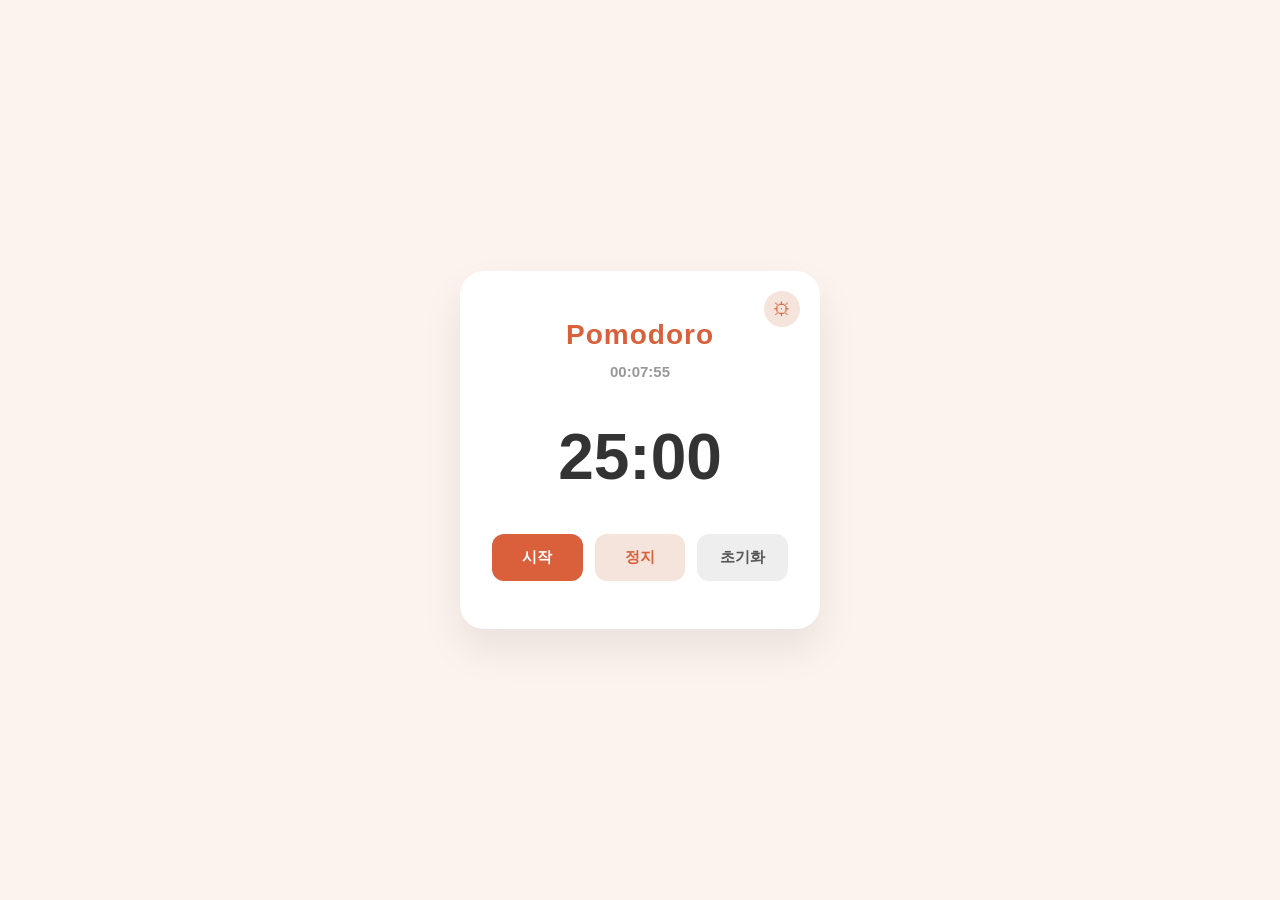
<file: index.html>
<!DOCTYPE html>
<html lang="ko">

<head>
  <meta charset="UTF-8" />
  <meta name="viewport" content="width=device-width, initial-scale=1.0" />
  <title>강원도 춘천시 온의동 뽀모도로</title>
  <link rel="stylesheet" href="index.css" />
</head>

<body>
  <main class="pomodoro">
    <button class="settings-btn" type="button" aria-label="설정" onclick="location.href='settings.html'">⚙</button>

    <h1>Pomodoro</h1>

    <div class="clock" id="clock"></div>

    <div class="time-display" id="time-display">25:00</div>

    <div class="controls">
      <button class="btn btn-start" type="button" onclick="startTimer()">시작</button>
      <button class="btn btn-stop" type="button" onclick="stopTimer()">정지</button>
      <button class="btn btn-reset" type="button" onclick="resetTimer()">초기화</button>
    </div>
  </main>

  <script src="index.js"></script>
</body>

</html>
</file>
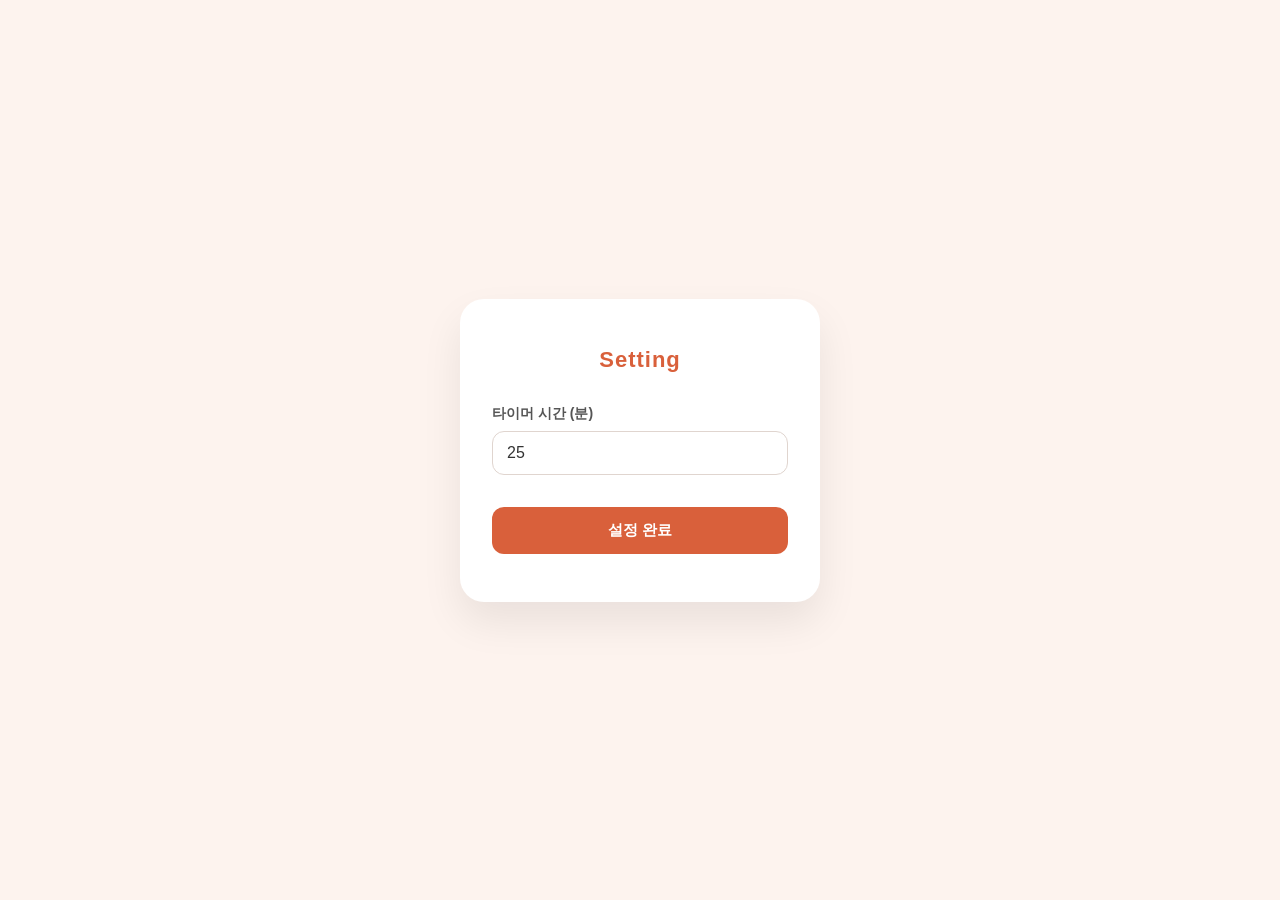
<file: settings.html>
<!DOCTYPE html>
<html lang="ko">
<head>
  <meta charset="UTF-8" />
  <meta name="viewport" content="width=device-width, initial-scale=1.0" />
  <title>Settings</title>
  <link rel="stylesheet" href="settings.css" />
</head>
<body>
  <main class="settings">
    <h3>Setting</h3>

    <div class="field">
      <label for="timer-minutes">타이머 시간 (분)</label>
      <input type="number" id="timer-minutes" name="timer-minutes" value="25" min="1" max="60" />
    </div>

    <button class="btn btn-confirm" type="button" onclick="saveSettings()">설정 완료</button>
  </main>

  <script src="settings.js"></script>
</body>
</html>
</file>
<file: index.css>
* {
  box-sizing: border-box;
  margin: 0;
  padding: 0;
}

body {
  min-height: 100vh;
  display: flex;
  align-items: center;
  justify-content: center;
  background-color: #fdf3ee;
  font-family: "Segoe UI", "Pretendard", sans-serif;
}

.pomodoro {
  position: relative;
  width: 360px;
  padding: 48px 32px;
  background-color: #ffffff;
  border-radius: 24px;
  box-shadow: 0 20px 40px rgba(0, 0, 0, 0.08);
  text-align: center;
}

.settings-btn {
  position: absolute;
  top: 20px;
  right: 20px;
  width: 36px;
  height: 36px;
  border: none;
  border-radius: 50%;
  background-color: #f4e4dc;
  color: #d9603b;
  font-size: 18px;
  cursor: pointer;
  transition: background-color 0.2s ease;
}

.settings-btn:hover {
  background-color: #ecd2c5;
}

h1 {
  font-size: 28px;
  font-weight: 700;
  color: #d9603b;
  letter-spacing: 1px;
}

.clock {
  margin-top: 12px;
  font-size: 15px;
  font-weight: 600;
  color: #999999;
  font-variant-numeric: tabular-nums;
}

.time-display {
  margin: 40px 0;
  font-size: 64px;
  font-weight: 700;
  color: #333333;
  font-variant-numeric: tabular-nums;
}

.controls {
  display: flex;
  gap: 12px;
  justify-content: center;
}

.btn {
  flex: 1;
  padding: 14px 0;
  border: none;
  border-radius: 12px;
  font-size: 15px;
  font-weight: 600;
  cursor: pointer;
  transition: transform 0.15s ease, opacity 0.2s ease;
}

.btn:hover {
  opacity: 0.9;
}

.btn:active {
  transform: scale(0.97);
}

.btn-start {
  background-color: #d9603b;
  color: #ffffff;
}

.btn-stop {
  background-color: #f4e4dc;
  color: #d9603b;
}

.btn-reset {
  background-color: #eeeeee;
  color: #555555;
}
</file>
<file: settings.css>
* {
  box-sizing: border-box;
  margin: 0;
  padding: 0;
}

body {
  min-height: 100vh;
  display: flex;
  align-items: center;
  justify-content: center;
  background-color: #fdf3ee;
  font-family: "Segoe UI", "Pretendard", sans-serif;
}

.settings {
  width: 360px;
  padding: 48px 32px;
  background-color: #ffffff;
  border-radius: 24px;
  box-shadow: 0 20px 40px rgba(0, 0, 0, 0.08);
  text-align: center;
}

h3 {
  font-size: 22px;
  font-weight: 700;
  color: #d9603b;
  letter-spacing: 1px;
  margin-bottom: 32px;
}

.field {
  display: flex;
  flex-direction: column;
  gap: 8px;
  margin-bottom: 32px;
  text-align: left;
}

.field label {
  font-size: 14px;
  font-weight: 600;
  color: #555555;
}

.field input {
  padding: 12px 14px;
  border: 1px solid #e0d5cf;
  border-radius: 12px;
  font-size: 16px;
  color: #333333;
}

.field input:focus {
  outline: none;
  border-color: #d9603b;
}

.btn {
  width: 100%;
  padding: 14px 0;
  border: none;
  border-radius: 12px;
  font-size: 15px;
  font-weight: 600;
  cursor: pointer;
  transition: transform 0.15s ease, opacity 0.2s ease;
}

.btn:hover {
  opacity: 0.9;
}

.btn:active {
  transform: scale(0.97);
}

.btn-confirm {
  background-color: #d9603b;
  color: #ffffff;
}
</file>
